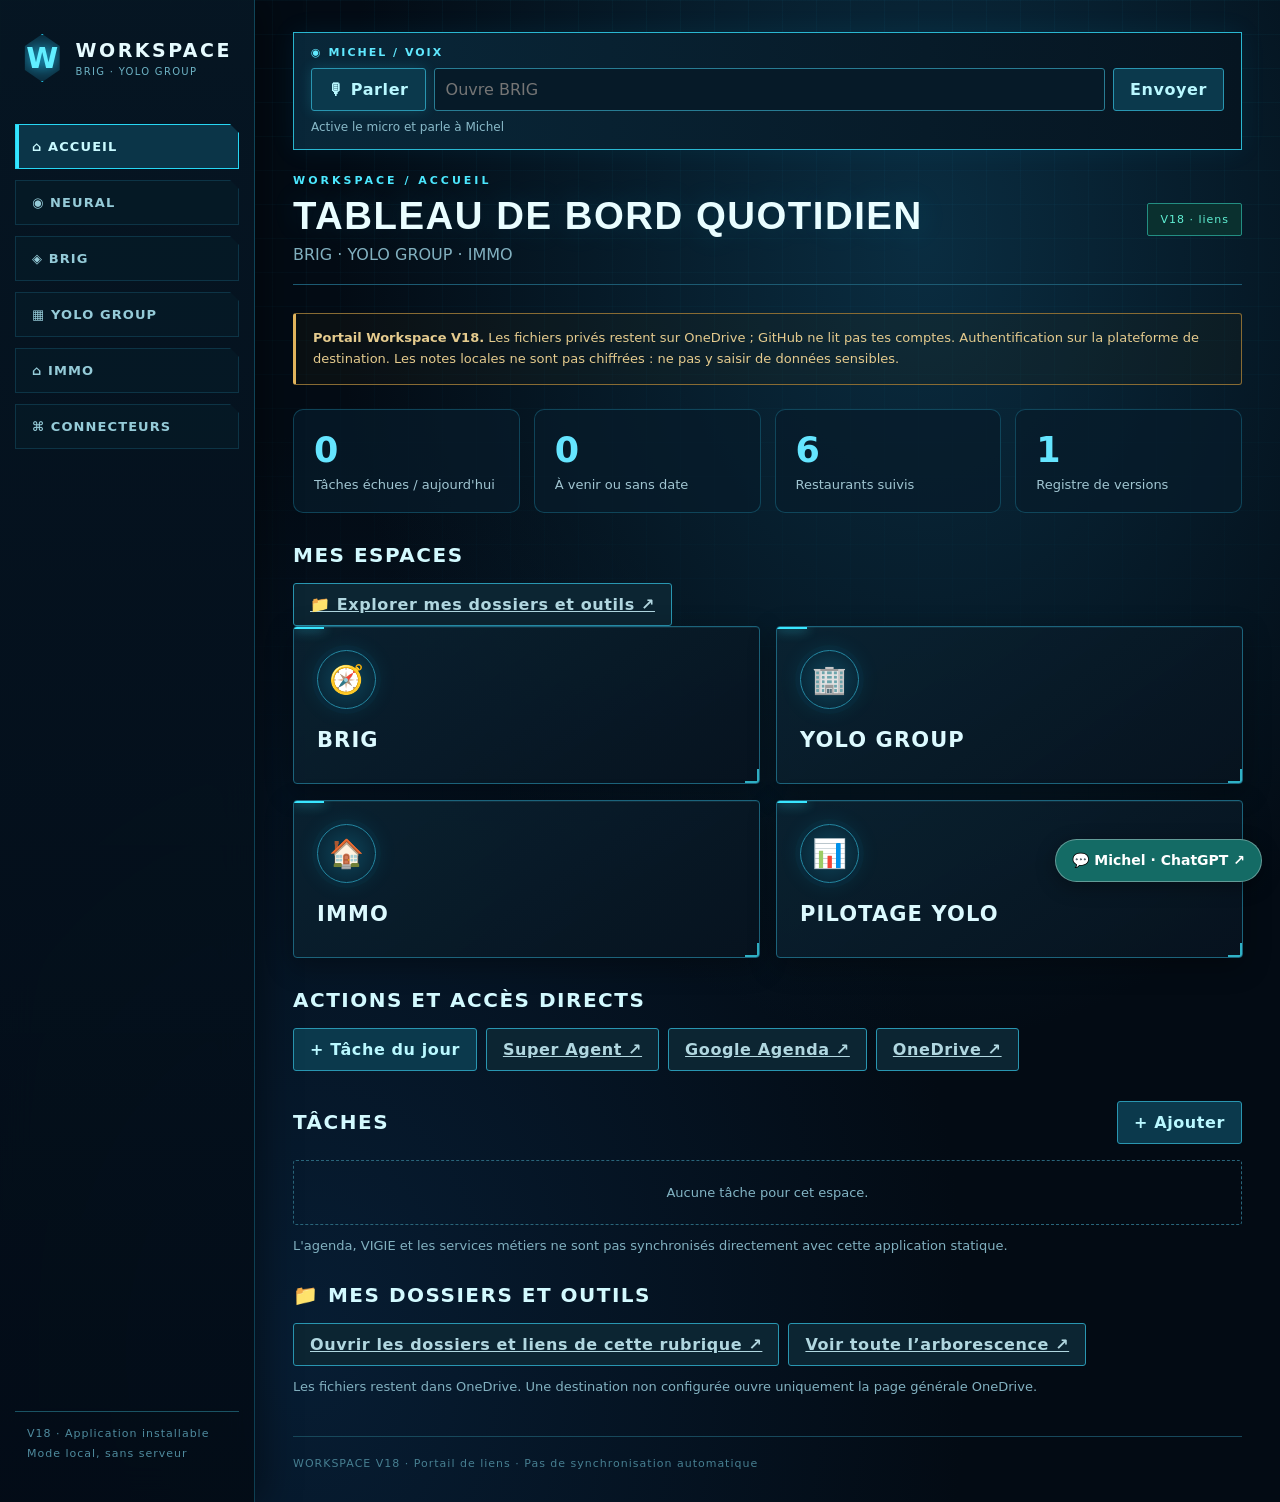
<file: index.html>
<!doctype html><html lang="fr"><head><meta charset="UTF-8"><meta name="viewport" content="width=device-width,initial-scale=1"><meta name="theme-color" content="#132b39"><meta name="description" content="WORKSPACE — bureaux BRIG et YOLO GROUP"><link rel="manifest" href="manifest.webmanifest"><link rel="icon" href="icon.svg" type="image/svg+xml"><title>WORKSPACE</title><link rel="stylesheet" href="styles.css?v=17"><style id="michel-shortcut-style">.michel-shortcut{position:fixed;right:18px;bottom:18px;z-index:2147483000;display:flex;align-items:center;gap:9px;padding:12px 16px;border-radius:999px;background:#146b65;color:#fff!important;text-decoration:none!important;font:600 14px/1.2 system-ui,-apple-system,Segoe UI,sans-serif;box-shadow:0 5px 20px #0005;border:1px solid #ffffff55}.michel-shortcut:hover,.michel-shortcut:focus-visible{background:#0b504b;outline:2px solid #fff;outline-offset:2px}@media(max-width:600px){.michel-shortcut{right:12px;bottom:calc(12px + env(safe-area-inset-bottom));padding:11px 13px;font-size:13px}}</style></head><body><div id="app"></div><script src="app.js?v=17" defer></script><a class="michel-shortcut" href="https://chatgpt.com/" target="_blank" rel="noopener noreferrer" aria-label="Ouvrir Michel dans ChatGPT (nouvel onglet)" title="Ouvrir ChatGPT dans un nouvel onglet">💬 Michel · ChatGPT ↗</a></body></html>
</file>
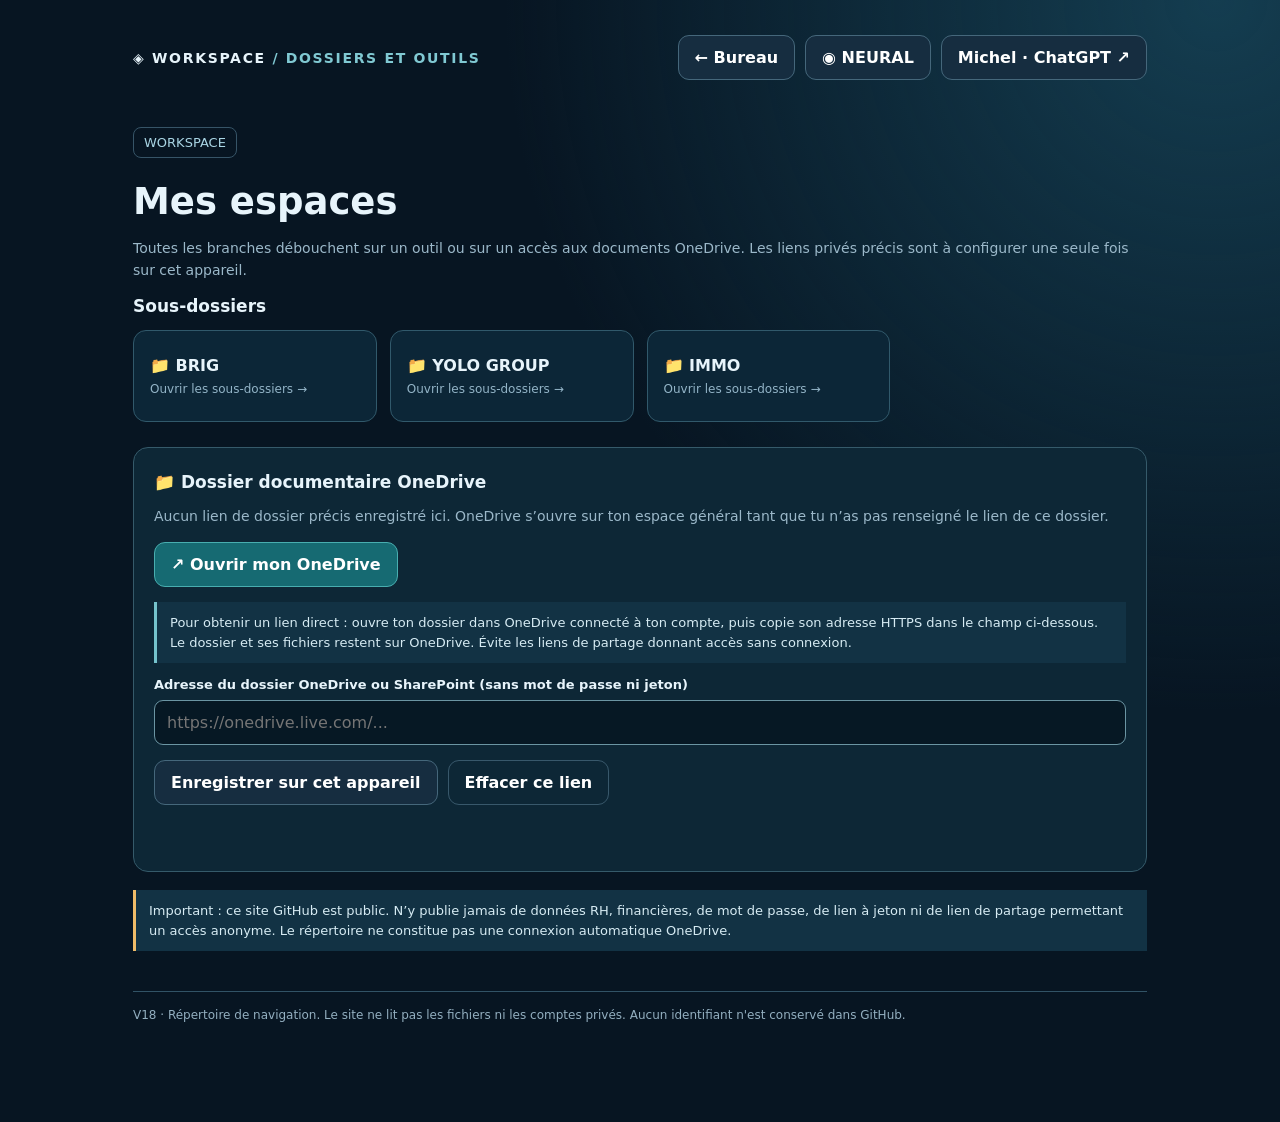
<file: dossiers.html>
<!doctype html>
<html lang="fr">
<head>
<meta charset="utf-8"><meta name="viewport" content="width=device-width,initial-scale=1">
<meta name="theme-color" content="#10283a"><title>Dossiers et outils · Workspace</title>
<style>
:root{font-family:system-ui,"Segoe UI",sans-serif;color:#e7f4fb;background:#071522}*{box-sizing:border-box}
body{margin:0;background:radial-gradient(circle at 95% 0,#143d50,transparent 43%),#071522;min-height:100vh}
a{color:inherit;text-decoration:none}button,input{font:inherit}button{cursor:pointer}
.shell{max-width:1050px;margin:auto;padding:20px 18px 100px}
.head{display:flex;align-items:center;justify-content:space-between;gap:14px;flex-wrap:wrap;margin-bottom:32px}
.brand{font-weight:800;letter-spacing:.12em;font-size:14px}.muted{color:#9bb8c9;font-size:14px;line-height:1.55}
.btn{display:inline-flex;align-items:center;justify-content:center;gap:8px;padding:12px 16px;background:#166a72;color:white;border:1px solid #48aeb0;border-radius:11px;font-weight:650;min-height:44px;max-width:100%}
.btn:hover,.btn:focus-visible{background:#22808b;outline:2px solid #8aebef;outline-offset:2px}
.btn.alt{background:#162d40;border-color:#45677b}.btn.ghost{background:transparent;border-color:#38586b}.btn[disabled]{opacity:.5;cursor:not-allowed}
h1{font-size:clamp(25px,4vw,37px);line-height:1.2;margin:8px 0}h2{font-size:17px;margin:4px 0 12px}h3{font-size:16px;margin:0 0 7px}
.crumbs{display:flex;gap:8px;flex-wrap:wrap;align-items:center;font-size:13px;color:#aad6e5;margin-bottom:22px}
.crumbs a{padding:7px 10px;border:1px solid #365467;border-radius:8px}.crumbs strong{color:#fff}
.grid{display:grid;grid-template-columns:repeat(auto-fill,minmax(215px,1fr));gap:13px;margin:14px 0 25px}
.folder{display:flex;flex-direction:column;gap:7px;justify-content:center;min-height:92px;background:#0c2637;border:1px solid #31596b;border-radius:13px;padding:16px}
.folder:hover,.folder:focus-visible{background:#144051;border-color:#54c8d0}.folder small{color:#93b4c7;font-size:12px}
.panel{border:1px solid #355a6a;background:#0d2736;border-radius:15px;padding:20px;margin:18px 0}
.actions{display:flex;flex-wrap:wrap;gap:10px;margin:15px 0}
label{display:block;font-size:13px;font-weight:650;margin-bottom:8px}
input[type=url]{width:100%;padding:12px;border-radius:9px;border:1px solid #6b95a3;background:#061824;color:#fff;min-height:45px}
.note{border-left:3px solid #75c3cc;padding:11px 13px;background:#123244;font-size:13px;line-height:1.5;color:#d6ebf3;margin:14px 0}
.warning{border-left-color:#efbb68}.status{font-size:13px;color:#b7dbe7;min-height:18px}
footer{margin-top:40px;border-top:1px solid #315366;padding-top:16px;color:#93afc0;font-size:12px}
@media(max-width:520px){.btn{width:100%}.panel{padding:15px}.shell{padding:16px 12px 80px}}
</style>
</head><body><main class="shell">
<header class="head"><div class="brand">◈ WORKSPACE <span style="color:#80c9d3">/ DOSSIERS ET OUTILS</span></div><nav class="actions"><a class="btn alt" href="index.html">← Bureau</a><a class="btn alt" href="neural.html">◉ NEURAL</a><a class="btn alt" href="https://chatgpt.com/" target="_blank" rel="noopener noreferrer">Michel · ChatGPT ↗</a></nav></header>
<div id="bread" class="crumbs"></div><div id="content"></div>
<footer>V18 · Répertoire de navigation. Le site ne lit pas les fichiers ni les comptes privés. Aucun identifiant n'est conservé dans GitHub.</footer>
</main>
<script>
'use strict';
const leaf=()=>({});
const make=(names)=>Object.fromEntries(names.map(n=>[n,leaf()]));
const restos=['La Cabane','Les Barrés','Le Vagabond','Le Mille Pâtes','Giuseppe','Kanapech'];
const restoFolders=Object.fromEntries(restos.map(n=>[n,{
'Documents':leaf(),'Comptabilité':leaf(),'RH':leaf(),'Planning':leaf(),'Avis clients':{'Avis Google':leaf(),'Tripadvisor':leaf()},
'Réseaux sociaux':{'Facebook':leaf(),'Instagram':leaf()},'Rapports':leaf(),'Entretien et maintenance':leaf()
}]));
const TREE={
'BRIG':{
'Formation':make(['Programmes','Sessions','Participants','Supports','Évaluations','Certifications']),
'Copilot':make(['Diagnostic','Finance','Stratégie','Plan d’action','Livrables','Suivi de mission']),
'Documents':make(['Clients','Missions','Propositions commerciales','Livrables'])
},
'YOLO GROUP':{
'Pilotage':{
'Administration':{'Zeendoc':leaf(),'Agent Benou':leaf(),'Documents administratifs':leaf()},
'Compta':{'Suivi activité quotidienne':leaf(),'Factures':leaf(),'Documents comptables':leaf()},
'Équipes et communication':{'Yolo Heures':leaf(),'Messagerie':leaf(),'Plannings':leaf()},
'RH':make(['Candidatures','Contrats','Suivi des équipes']),
'Réseaux sociaux':{'Facebook':leaf(),'Instagram':leaf(),'Supports de communication':leaf()},
'Avis clients':{'Avis Google':leaf(),'Tripadvisor':leaf(),'Bilans mensuels':leaf()},
'Rapports':make(['Rapports restaurants','Suivi de performance']),
'Agents':{'Super Agent':leaf(),'RH YOLO':leaf(),'Compta YOLO':leaf(),'Agent Maintenance Workspace':leaf(),'Agent Créa':leaf(),'Nouveautés IA':leaf()}
},
'Établissements':restoFolders,
'AGH':{'Administration':leaf(),'Comptabilité':leaf(),'Catalogue':leaf(),'Tarifs':leaf(),'Fournisseurs':leaf(),'Commandes':leaf(),'Commercial':leaf(),'Documents':leaf()}
},
'IMMO':{'SCI LA SAMIPIERE':make(['Documents','Administration','Gestion locative']),'YOLO IMMO':make(['Documents','Administration','Gestion locative'])}
};
const TOOLS={
'Zeendoc':['Zeendoc','https://www.zeendoc.com/'],
'Agent Benou':['Agent Benou','https://agent-benou.benjamin-4fb.workers.dev/'],
'Yolo Heures':['Yolo Heures','https://yolo-heures-v2.benjamin-4fb.workers.dev/'],
'Messagerie':['Gmail','https://mail.google.com/'],
'Facebook':['Facebook','https://www.facebook.com/'],
'Instagram':['Instagram','https://www.instagram.com/'],
'Avis Google':['Google Business / avis','https://business.google.com/'],
'Tripadvisor':['Tripadvisor / gestion des avis','https://www.tripadvisor.fr/Owners'],
'Super Agent':['Page Super Agent Workspace','super-agent.html'],
'RH YOLO':['Page RH Workspace','rh-yolo.html'],
'Compta YOLO':['Page Comptabilité Workspace','index.html'],
'Agent Maintenance Workspace':['ChatGPT','https://chatgpt.com/'],
'Agent Créa':['ChatGPT','https://chatgpt.com/'],
'Nouveautés IA':['ChatGPT','https://chatgpt.com/']
};
const KEY='workspace-v18-folder-links';
let saved={};try{const v=JSON.parse(localStorage.getItem(KEY)||'{}');if(v&&typeof v==='object'&&!Array.isArray(v))saved=v;}catch(e){}
const params=new URLSearchParams(location.search);
const p=(params.get('p')||'').split('/').map(s=>s.trim()).filter(Boolean);
function nodeFor(parts){let cur=TREE;for(const name of parts){if(!cur||!Object.prototype.hasOwnProperty.call(cur,name))return null;cur=cur[name]}return cur;}
const parts=nodeFor(p)!==null?p:[];
const urlFor=(a)=>'dossiers.html'+(a.length?'?p='+encodeURIComponent(a.join('/')):'');
const esc=s=>String(s).replace(/[&<>"']/g,c=>({'&':'&amp;','<':'&lt;','>':'&gt;','"':'&quot;',"'":'&#39;'}[c]));
const safeURL=u=>{try{const x=new URL(u);if(x.protocol!=='https:'||x.username||x.password)return false;const forbidden=/^(token|access_token|refresh_token|auth|authorization|apikey|api_key|key|secret|signature|sig|t)$/i;for(const k of x.searchParams.keys())if(forbidden.test(k))return false;return true}catch(e){return false}};
const pathKey=parts.join('/');
const current=nodeFor(parts)||TREE;
const children=Object.keys(current);
const title=parts.at(-1)||'Mes espaces';
document.title=title+' · Dossiers Workspace';
const crumb=document.getElementById('bread');
crumb.innerHTML='<a href="dossiers.html">WORKSPACE</a>'+parts.map((name,i)=>'<span>›</span><a href="'+esc(urlFor(parts.slice(0,i+1)))+'">'+esc(name)+'</a>').join('');
let html='<h1>'+esc(title)+'</h1><p class="muted">Toutes les branches débouchent sur un outil ou sur un accès aux documents OneDrive. Les liens privés précis sont à configurer une seule fois sur cet appareil.</p>';
if(children.length)html+='<h2>Sous-dossiers</h2><section class="grid">'+children.map(name=>'<a class="folder" href="'+esc(urlFor([...parts,name]))+'"><strong>📁 '+esc(name)+'</strong><small>'+ (Object.keys(current[name]).length?'Ouvrir les sous-dossiers':'Ouvrir la destination') +' →</small></a>').join('')+'</section>';
const tool=TOOLS[title]||null;
if(tool&&!children.length){
const target=tool[1].startsWith('https://')?' target="_blank" rel="noopener noreferrer"':'';
html+='<section class="panel"><h2>Outil professionnel</h2><p class="muted">Accès direct à '+esc(tool[0])+'. La connexion se fait sur le site officiel et dépend de ton compte.</p><div class="actions"><a class="btn" href="'+esc(tool[1])+'"'+target+'>↗ Ouvrir '+esc(tool[0])+'</a></div></section>';
}
const folderURL=saved[pathKey]&&safeURL(saved[pathKey])?saved[pathKey]:'';
html+='<section class="panel"><h2>📁 Dossier documentaire OneDrive</h2>'+
(folderURL?'<p class="muted">Lien de dossier personnalisé, conservé uniquement dans ce navigateur.</p>':'<p class="muted">Aucun lien de dossier précis enregistré ici. OneDrive s’ouvre sur ton espace général tant que tu n’as pas renseigné le lien de ce dossier.</p>')+
'<div class="actions"><a class="btn" href="'+esc(folderURL||'https://onedrive.live.com/my')+'" target="_blank" rel="noopener noreferrer">'+(folderURL?'↗ Ouvrir ce dossier OneDrive':'↗ Ouvrir mon OneDrive')+'</a></div>'+
'<div class="note">Pour obtenir un lien direct : ouvre ton dossier dans OneDrive connecté à ton compte, puis copie son adresse HTTPS dans le champ ci-dessous. Le dossier et ses fichiers restent sur OneDrive. Évite les liens de partage donnant accès sans connexion.</div>'+
'<form id="form"><label for="folderurl">Adresse du dossier OneDrive ou SharePoint (sans mot de passe ni jeton)</label><input id="folderurl" type="url" placeholder="https://onedrive.live.com/..." value="'+esc(folderURL)+'" autocomplete="off"><div class="actions"><button class="btn alt" type="submit">Enregistrer sur cet appareil</button><button class="btn ghost" type="button" id="remove">Effacer ce lien</button></div><p id="status" class="status" role="status"></p></form></section>';
if(!parts.length)html+='<div class="note warning">Important : ce site GitHub est public. N’y publie jamais de données RH, financières, de mot de passe, de lien à jeton ni de lien de partage permettant un accès anonyme. Le répertoire ne constitue pas une connexion automatique OneDrive.</div>';
document.getElementById('content').innerHTML=html;
document.getElementById('form').addEventListener('submit',e=>{e.preventDefault();const v=document.getElementById('folderurl').value.trim();const s=document.getElementById('status');if(!v){s.textContent='Saisis une adresse de dossier, ou utilise le bouton Effacer.';return}if(!safeURL(v)){s.textContent='Lien refusé : HTTPS requis, sans identifiant ni paramètre de jeton.';return}if(!/(^|\.)onedrive\.live\.com$|(^|\.)sharepoint\.com$|(^|\.)1drv\.ms$/i.test(new URL(v).hostname)){s.textContent='Utilise uniquement un lien OneDrive ou SharePoint officiel.';return}saved[pathKey]=v;try{localStorage.setItem(KEY,JSON.stringify(saved));location.reload()}catch(err){s.textContent='Le navigateur refuse le stockage local.'}});
document.getElementById('remove').addEventListener('click',()=>{delete saved[pathKey];try{localStorage.setItem(KEY,JSON.stringify(saved));location.reload()}catch(err){document.getElementById('status').textContent='Effacement impossible dans ce navigateur.'}});
</script></body></html>
</file>
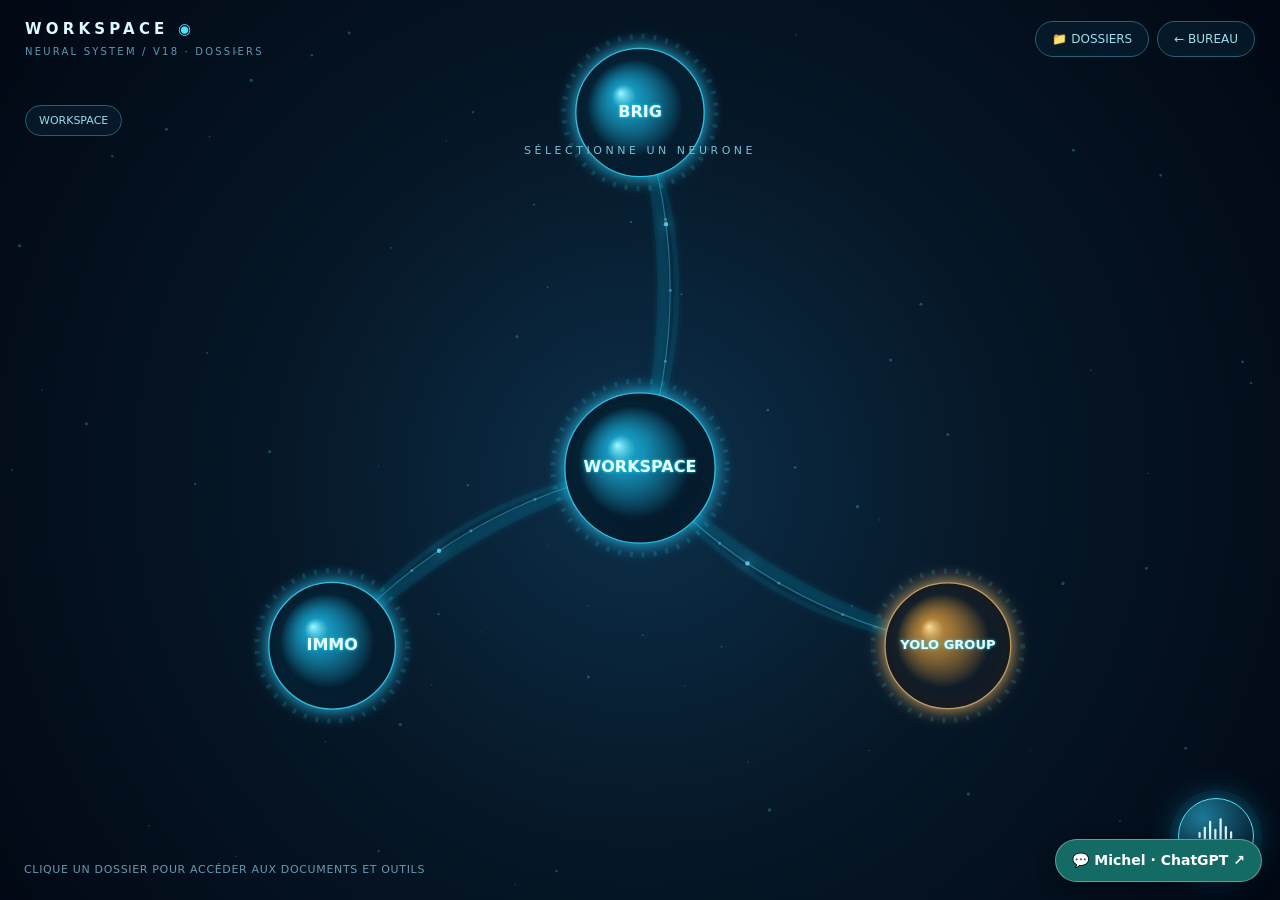
<file: neural.html>
<!doctype html><html lang="fr"><head><meta charset="utf-8"><meta name="viewport" content="width=device-width,initial-scale=1"><meta name="theme-color" content="#030b16"><title>WORKSPACE — Réseau neuronal</title><style>
:root{font-family:system-ui,Segoe UI,sans-serif;color:#defaff;color-scheme:dark}*{box-sizing:border-box}body{margin:0;background:#020916;overflow:hidden}canvas{position:fixed;inset:0;width:100%;height:100%;touch-action:none}header{position:fixed;top:20px;left:25px;right:25px;display:flex;justify-content:space-between;align-items:center;z-index:3;pointer-events:none}header>*{pointer-events:auto}.brand{font-weight:800;letter-spacing:.28em;font-size:15px}.subbrand{font-size:10px;color:#5b9aaf;letter-spacing:.22em;margin-top:8px}.back{color:#9ddfec;text-decoration:none;border:1px solid #285e73;border-radius:20px;padding:10px 16px;background:#071f30aa;font-size:12px}#crumb{position:fixed;left:25px;top:105px;z-index:3;display:flex;flex-wrap:wrap;gap:7px;max-width:80vw}#crumb button{border:1px solid #1e6176;background:#071d2cbb;color:#9adcea;border-radius:20px;padding:8px 13px;cursor:pointer;font:inherit;font-size:11px}#crumb button:hover{background:#12475b}#hint{position:fixed;bottom:24px;left:24px;font-size:11px;color:#649aaf;letter-spacing:.06em;max-width:55vw;z-index:2}#michel-toggle{position:fixed;right:26px;bottom:26px;z-index:7;width:76px;height:76px;border:1px solid #51e9ff;border-radius:50%;background:radial-gradient(circle at 32% 25%,#1d7896,#062234 75%);color:#dcfaff;box-shadow:0 0 32px #14d9ff5b,0 0 0 8px #12c5ee11;cursor:pointer;transition:transform .2s,box-shadow .2s}#michel-toggle:hover{transform:scale(1.13);box-shadow:0 0 52px #14d9ffb5}#michel-toggle svg{width:42px;height:42px}#michel-toggle.listening{animation:beat 1.1s infinite}#michel{position:fixed;right:26px;bottom:115px;width:min(440px,calc(100vw - 36px));z-index:6;border:1px solid #2387a3;border-radius:18px;background:#071e30ed;backdrop-filter:blur(20px);padding:19px;box-shadow:0 0 60px #0009,0 0 35px #04ccff20;transform:translateY(18px) scale(.96);opacity:0;pointer-events:none;transition:.22s}#michel.open{transform:none;opacity:1;pointer-events:auto}.mtitle{display:flex;align-items:center;justify-content:space-between;font-size:13px;font-weight:800;letter-spacing:.16em;margin-bottom:12px}.mtitle span{font-size:10px;color:#73b5c7;font-weight:400}.cmd{display:flex;gap:7px}#input{min-width:0;flex:1;border:1px solid #286e84;border-radius:10px;background:#031522;color:#e2fbff;padding:12px;font:inherit;font-size:13px}.cmd button{border:1px solid #368da6;background:#0c4156;color:#dcfaff;border-radius:10px;padding:0 14px;cursor:pointer;font-weight:700}#listen{margin-top:10px;width:100%;padding:10px;background:#0a3448;color:#baf2ff;border:1px solid #267e97;border-radius:9px;cursor:pointer}#status{font-size:11px;color:#8bc6d6;min-height:30px;margin-top:12px;line-height:1.4}#title{position:fixed;top:16%;width:100%;text-align:center;pointer-events:none;color:#77bfd3;font-size:11px;letter-spacing:.32em;z-index:2}@keyframes beat{50%{box-shadow:0 0 65px #16ddffc9,0 0 0 20px #14c6ee08}}@media(max-width:600px){header{left:15px;right:15px}.brand{font-size:12px}#crumb{left:15px;top:92px}#hint{bottom:20px;left:15px;font-size:10px}#michel-toggle{right:15px;bottom:15px;width:64px;height:64px}#michel{right:15px;bottom:92px}#title{top:22%}}@media(prefers-reduced-motion:reduce){*,*:before,*:after{animation:none!important;transition:none!important}}
#conversation{display:flex;flex-direction:column;gap:8px;max-height:180px;overflow-y:auto;margin:10px 0;padding:4px 0}#conversation .chat-message{align-self:flex-end;max-width:90%;background:#0d425a;border:1px solid #237f9b;padding:9px 12px;border-radius:13px;font-size:12px;overflow-wrap:anywhere}#conversation .chat-note{align-self:flex-start;max-width:95%;font-size:11px;line-height:1.5;color:#a4c8d5;padding:7px 0}.voice-row{display:flex;gap:8px;flex-wrap:wrap}.voice-row button{flex:1;min-width:135px}#dictate{border:1px solid #317d92;background:#082b3c;color:#c4f6ff;padding:9px;border-radius:7px;cursor:pointer}#dictate:hover{border-color:#74edff}#voice-chat{border:1px solid #3e9ab2;background:#0c4255;color:#d5faff;padding:10px;border-radius:8px;cursor:pointer}#voice-chat[aria-pressed=true]{box-shadow:0 0 22px #16dfff65;border-color:#7defff}</style><style id="michel-shortcut-style">.michel-shortcut{position:fixed;right:18px;bottom:18px;z-index:2147483000;display:flex;align-items:center;gap:9px;padding:12px 16px;border-radius:999px;background:#146b65;color:#fff!important;text-decoration:none!important;font:600 14px/1.2 system-ui,-apple-system,Segoe UI,sans-serif;box-shadow:0 5px 20px #0005;border:1px solid #ffffff55}.michel-shortcut:hover,.michel-shortcut:focus-visible{background:#0b504b;outline:2px solid #fff;outline-offset:2px}@media(max-width:600px){.michel-shortcut{right:12px;bottom:calc(12px + env(safe-area-inset-bottom));padding:11px 13px;font-size:13px}}</style></head><body><canvas id="network" aria-label="Réseau interactif des dossiers"></canvas><header><div><div class="brand">WORKSPACE <span style="color:#4be4ff">◉</span></div><div class="subbrand">NEURAL SYSTEM / V18 · DOSSIERS</div></div><div style="display:flex;gap:8px"><a class="back" href="dossiers.html">📁 DOSSIERS</a><a class="back" href="index.html">← BUREAU</a></div></header><nav id="crumb" aria-label="Navigation"></nav><div id="title">SÉLECTIONNE UN NEURONE</div><div id="hint">CLIQUE UN DOSSIER POUR ACCÉDER AUX DOCUMENTS ET OUTILS</div><section id="michel" aria-label="Michel, aide au pilotage"><div class="mtitle">MICHEL <span>AIDE AU PILOTAGE</span></div><div id="conversation" role="log" aria-label="Conversation avec Michel"><div class="chat-note">Discussion locale avec Michel. Les réponses IA ne sont pas encore connectées.</div></div><div class="cmd"><input id="input" placeholder="Ta consigne…" aria-label="Consigne à Michel"><button id="send">Envoyer</button></div><div class="voice-row"><button id="dictate">🎤 Dicter un message</button><button id="listen">🎙 Activer l'écoute</button></div><div id="status" aria-live="polite">Commande vocale disponible selon le navigateur. Parle naturellement.</div></section><button id="michel-toggle" aria-label="Afficher ou masquer Michel, aide au pilotage" title="Michel · Aide au pilotage"><svg viewBox="0 0 64 64" fill="none" stroke="currentColor" stroke-width="3.4" stroke-linecap="round"><path d="M7 29v6M15 21v22M23 12v40M31 24v16M39 8v48M47 20v24M55 28v8"/></svg></button><script>
const restoNames=['La Cabane','Les Barrés','Le Vagabond','Le Mille Pâtes','Giuseppe','Kanapech'];
const folders=['Documents','Comptabilité','RH','Planning','Avis clients','Réseaux sociaux','Rapports','Entretien et maintenance'];
const TREE={name:'WORKSPACE',children:[
{name:'BRIG',children:[{name:'Formation',children:['Programmes','Sessions','Participants','Supports','Évaluations','Certifications']},{name:'Copilot',children:['Diagnostic','Finance','Stratégie','Plan d’action','Livrables','Suivi de mission']},{name:'Documents',children:['Clients','Missions','Propositions commerciales','Livrables']}]},
{name:'YOLO GROUP',children:[
{name:'Pilotage',children:[
{name:'Administration',children:['Zeendoc','Agent Benou','Documents administratifs']},
{name:'Compta',children:['Suivi activité quotidienne','Factures','Documents comptables']},
{name:'Équipes et communication',children:['Yolo Heures','Messagerie','Plannings']},
{name:'RH',children:['Candidatures','Contrats','Suivi des équipes']},
{name:'Réseaux sociaux',children:['Facebook','Instagram','Supports de communication']},
{name:'Avis clients',children:['Avis Google','Tripadvisor','Bilans mensuels']},
{name:'Rapports',children:['Rapports restaurants','Suivi de performance']},
{name:'Agents',children:['Super Agent','RH YOLO','Compta YOLO','Agent Maintenance Workspace','Agent Créa','Nouveautés IA']}
]},
{name:'Établissements',children:restoNames.map(n=>({name:n,children:[ 'Documents','Comptabilité','RH','Planning',{name:'Avis clients',children:['Avis Google','Tripadvisor']},{name:'Réseaux sociaux',children:['Facebook','Instagram']},'Rapports','Entretien et maintenance']}))},
{name:'AGH',children:['Administration','Comptabilité','Catalogue','Tarifs','Fournisseurs','Commandes','Commercial','Documents']}
]},
{name:'IMMO',children:[{name:'SCI LA SAMIPIERE',children:['Documents','Administration','Gestion locative']},{name:'YOLO IMMO',children:['Documents','Administration','Gestion locative']}]}
]};
// Toutes les feuilles renvoient vers un outil ou un dossier OneDrive configurable.
function leafLink(node){if(!node||node.children.length)return null;return 'dossiers.html?p='+encodeURIComponent([...path.slice(1).map(n=>n.name),node.name].join('/'));}
function openYoloLeaf(node){const url=leafLink(node);if(!url)return false;const a=document.createElement('a');a.href=url;a.target='_blank';a.rel='noopener noreferrer';document.body.appendChild(a);a.click();a.remove();document.getElementById('status').textContent='Ouverture de '+node.name+' dans un nouvel onglet';return true;}
const normalizeTree=n=>typeof n==='string'?{name:n,children:[]}:({...n,children:(n.children||[]).map(normalizeTree)});const root=normalizeTree(TREE);let path=[root],hover=-1,particles=[],mouse={x:-999,y:-999},nodes=[],last=0,signals=[];const canvas=document.getElementById('network'),ctx=canvas.getContext('2d');let w=0,h=0,dpr=1;let rotation=0,targetRotation=0,transitionStart=0,transitionDirection=1;const reduce=matchMedia('(prefers-reduced-motion: reduce)').matches;
function resize(){dpr=Math.min(devicePixelRatio||1,2);w=innerWidth;h=innerHeight;canvas.width=w*dpr;canvas.height=h*dpr;ctx.setTransform(dpr,0,0,dpr,0,0);particles=Array.from({length:Math.min(75,Math.round(w/18))},()=>({x:Math.random()*w,y:Math.random()*h,dx:(Math.random()-.5)*.28,dy:(Math.random()-.5)*.28,r:Math.random()*1.2+.5}))}addEventListener('resize',resize);resize();
function current(){return path.at(-1)}function layout(){const children=current().children;const cx=w/2,cy=h*.52;const r=Math.min(w*.395,h*.395,Math.max(220,Math.min(w,h)*.43));const radius=Math.max(31,Math.min(66,Math.min(w,h)*.072));nodes=[{name:current().name,x:cx,y:cy,r:radius*1.14,main:true,node:current()}];children.forEach((n,i)=>{let a=-Math.PI/2+i*2*Math.PI/Math.max(1,children.length)+(children.length===2?Math.PI/2:0)+rotation;nodes.push({name:n.name,x:cx+Math.cos(a)*r,y:cy+Math.sin(a)*r,r:radius,node:n})})}
function navigate(newPath,direction=1){path=newPath;hover=-1;transitionDirection=direction;targetRotation+=Math.PI*(direction>0?1.25:-1.25);transitionStart=performance.now();renderCrumb()}
function renderCrumb(){const nav=document.getElementById('crumb');nav.replaceChildren();path.forEach((n,i)=>{const b=document.createElement('button');b.textContent=n.name;b.onclick=()=>{navigate(path.slice(0,i+1),-1);signals=[]};nav.append(b)})}renderCrumb();
function glow(x,y,r,c,alpha=1){let g=ctx.createRadialGradient(x-r*.3,y-r*.3,1,x,y,r);g.addColorStop(0,c==='gold'?'rgba(255,226,153,.83)':'rgba(156,248,255,.9)');g.addColorStop(.18,c==='gold'?'rgba(182,125,43,.67)':'rgba(18,151,190,.68)');g.addColorStop(.74,'rgba(3,19,36,.94)');g.addColorStop(1,'rgba(3,13,28,.97)');ctx.globalAlpha=alpha;ctx.beginPath();ctx.arc(x,y,r,0,Math.PI*2);ctx.fillStyle=g;ctx.fill();ctx.strokeStyle=c==='gold'?'#bd995f':'#35bddb';ctx.lineWidth=1.3;ctx.stroke();ctx.globalAlpha=1}
function draw(t){if(!reduce){rotation+=(targetRotation-rotation)*.065;if(Math.abs(targetRotation-rotation)<.001)rotation=targetRotation;}else rotation=targetRotation;ctx.clearRect(0,0,w,h);layout();const active=hover>0?nodes[hover]:null;const core=nodes[0];let bg=ctx.createRadialGradient(w/2,h*.53,20,w/2,h*.53,Math.max(w,h)*.62);bg.addColorStop(0,'#0c2e48');bg.addColorStop(.45,'#061727');bg.addColorStop(1,'#020814');ctx.fillStyle=bg;ctx.fillRect(0,0,w,h);
for(const p of particles){if(!reduce){p.x=(p.x+p.dx+w)%w;p.y=(p.y+p.dy+h)%h}ctx.beginPath();ctx.arc(p.x,p.y,p.r,0,7);ctx.fillStyle='#4bd7f74a';ctx.fill()}
for(let i=1;i<nodes.length;i++){
 const n=nodes[i],on=i===hover,connected=on||hover===0;
 const dx=n.x-core.x,dy=n.y-core.y,len=Math.hypot(dx,dy),nx=-dy/len,ny=dx/len;
 const bend=Math.min(90,len*.17),mx=(core.x+n.x)/2+nx*bend,my=(core.y+n.y)/2+ny*bend;
 const phase=t*.00033+i*.21;
 for(let layer=0;layer<3;layer++){
   ctx.beginPath();ctx.moveTo(core.x,core.y);ctx.quadraticCurveTo(mx+nx*(layer-1)*13,my+ny*(layer-1)*13,n.x,n.y);
   ctx.strokeStyle=layer===1?(connected?'#a3f9ffda':'#50d6f65e'):(connected?'#22d7ff36':'#0ba4cc1b');
   ctx.lineWidth=layer===1?(on?2.3:1.15):(layer===0?13:5);
   if(layer!==1){ctx.shadowBlur=connected?20:7;ctx.shadowColor='#00ddff'}
   ctx.stroke();ctx.shadowBlur=0;
 }
 // Multiple synaptic filaments around the main arc
 for(let k=0;k<5;k++){
  const u=(k+.5)/5,px=(1-u)*(1-u)*core.x+2*(1-u)*u*mx+u*u*n.x;
  const py=(1-u)*(1-u)*core.y+2*(1-u)*u*my+u*u*n.y;
  const rr=connected?3.1:1.5;ctx.beginPath();ctx.arc(px,py,rr,0,Math.PI*2);ctx.fillStyle=connected?'#b8fcff':'#368ca6';ctx.fill();
 }
 // Traveling light packets trace the curved connections
 if(!reduce){for(let k=0;k<(connected?5:2);k++){
  const u=((phase+k/(connected?5:2))%1),x=(1-u)*(1-u)*core.x+2*(1-u)*u*mx+u*u*n.x,y=(1-u)*(1-u)*core.y+2*(1-u)*u*my+u*u*n.y;
  ctx.beginPath();ctx.arc(x,y,connected?4:2.2,0,7);ctx.fillStyle=connected?'#c4ffff':'#4fc4e4';ctx.shadowBlur=connected?28:12;ctx.shadowColor='#5defff';ctx.fill();ctx.shadowBlur=0;
 }}
}
for(let i=0;i<nodes.length;i++){const n=nodes[i],on=i===hover;const pulse=reduce?0:Math.sin(t*.0017+i)*2;const r=n.r+(on?9:0)+pulse;const entering=Math.min(1,(t-transitionStart)/680);const transitionScale=reduce?1:(.84+.16*Math.max(0,entering));ctx.save();ctx.shadowColor=i===2&&path.length===1?'#e0b36a':'#27cfff';ctx.shadowBlur=on?52:18;glow(n.x,n.y,r*transitionScale,i===2&&path.length===1?'gold':'blue');ctx.restore();ctx.beginPath();ctx.arc(n.x,n.y,r+12+(on?5:0),0,7);ctx.strokeStyle=on?'#67f4ff99':'#33c9e52c';ctx.setLineDash([3,9]);ctx.stroke();ctx.setLineDash([]);ctx.textAlign='center';ctx.textBaseline='middle';const words=n.name.split(' '),fontSize=n.name.length>14?11:n.name.length>9?13:16;ctx.font=(n.main?'700 ':'600 ')+fontSize+'px system-ui';ctx.fillStyle='#e9fbff';ctx.shadowColor='#0ee4ff';ctx.shadowBlur=on?15:3;if(n.name.length>15&&words.length>1){const mid=Math.ceil(words.length/2);ctx.fillText(words.slice(0,mid).join(' '),n.x,n.y-10);ctx.fillText(words.slice(mid).join(' '),n.x,n.y+10)}else ctx.fillText(n.name,n.x,n.y);ctx.shadowBlur=0}
if(!reduce)requestAnimationFrame(draw)}requestAnimationFrame(draw);
function pick(x,y){layout();for(let i=nodes.length-1;i>=0;i--){const n=nodes[i];if(Math.hypot(x-n.x,y-n.y)<n.r+20)return i}return -1}canvas.addEventListener('pointermove',e=>{mouse={x:e.clientX,y:e.clientY};hover=pick(mouse.x,mouse.y);canvas.style.cursor=hover>=0?'pointer':'default'});canvas.addEventListener('pointerleave',()=>hover=-1);canvas.addEventListener('click',e=>{const i=pick(e.clientX,e.clientY);if(i>0){if(!openYoloLeaf(nodes[i].node)){navigate([...path,nodes[i].node],1);document.getElementById('title').textContent=current().name;}}else if(i===0&&path.length>1){navigate(path.slice(0,-1),-1)}});
const toggle=document.getElementById('michel-toggle'),panel=document.getElementById('michel'),status=document.getElementById('status'),input=document.getElementById('input');const conversation=document.getElementById('conversation');function addChat(text,cls){const el=document.createElement('div');el.className=cls==='user'?'chat-message':'chat-note';el.textContent=text;conversation.appendChild(el);conversation.scrollTop=conversation.scrollHeight}toggle.onclick=()=>{panel.classList.toggle('open');if(panel.classList.contains('open'))input.focus()};function findPath(n,target,stack=[]){const next=[...stack,n];if(n.name.toLowerCase().normalize('NFD').replace(/[̀-ͯ]/g,'')===target)return next;for(const c of n.children){const result=findPath(c,target,next);if(result)return result}return null}
function execute(raw){const cmd=raw.replace(/^michel[,\s]*/i,'').trim(),norm=s=>s.toLowerCase().normalize('NFD').replace(/[̀-ͯ]/g,'');if(!cmd){status.textContent='Commande vide';return}const n=norm(cmd);if(/^(ouvre|affiche|montre|selectionne|va|accede|retourne)/.test(n)){let found=null;const all=[];function walk(node){all.push(node);node.children.forEach(walk)}walk(root);for(const item of all.sort((a,b)=>b.name.length-a.name.length)){if(n.includes(norm(item.name))){found=findPath(root,norm(item.name));break}}if(found){navigate(found,1);status.textContent='Ouvert : '+current().name;input.value='';return}}status.textContent='Commande reçue mais non exécutable dans cette version : '+cmd;input.value=''}document.getElementById('send').onclick=()=>{const t=input.value.trim();if(!t)return;addChat(t,'user');execute(t);addChat(status.textContent,'note')};input.addEventListener('keydown',e=>{if(e.key==='Enter')document.getElementById('send').click()});
const SR=window.SpeechRecognition||window.webkitSpeechRecognition;let rec=null,listening=false,pending='';if(SR){rec=new SR();rec.lang='fr-FR';rec.continuous=true;rec.interimResults=true;rec.onresult=e=>{for(let i=e.resultIndex;i<e.results.length;i++){const spoken=e.results[i][0].transcript;if(e.results[i].isFinal){pending=(pending+' '+spoken).trim();execute(pending);pending=''}else status.textContent='Écoute : '+spoken}};rec.onend=()=>{listening=false;document.getElementById('listen').textContent='🎙 Activer l’écoute';toggle.classList.remove('listening')};rec.onerror=e=>{status.textContent='Micro : '+e.error}}document.getElementById('dictate').onclick=()=>{panel.classList.add('open');if(!SR){status.textContent='Dictée indisponible sur ce navigateur';return}if(listening){status.textContent='Arrête d’abord l’écoute des commandes';return}const dict=new SR();dict.lang='fr-FR';dict.continuous=false;dict.interimResults=false;dict.onresult=e=>{input.value=(input.value+' '+e.results[0][0].transcript).trim();status.textContent='Dictée ajoutée : vérifie ton texte, puis envoie';input.focus()};dict.onerror=e=>status.textContent='Dictée : '+e.error;try{dict.start();status.textContent='Dictée en cours…'}catch{status.textContent='Microphone inaccessible'}};document.getElementById('listen').onclick=()=>{if(!rec){status.textContent='Reconnaissance vocale non disponible dans ce navigateur';return}if(listening){rec.stop();listening=false}else{try{rec.start();listening=true;status.textContent='Michel écoute · parle naturellement'}catch{status.textContent='Impossible de démarrer le microphone'}}document.getElementById('listen').textContent=listening?'■ Arrêter l’écoute':'🎙 Activer l’écoute';toggle.classList.toggle('listening',listening)};

// Mode conversation vocale : écoute, transcription, retour vocal local.
// Aucune réponse IA distante n'est simulée.
let voiceSession=false,voiceRecognizer=null,voiceSpeaking=false;
const voiceBtn=document.getElementById('voice-chat');
function sayLocal(t){
 if(!('speechSynthesis' in window)){status.textContent=t;return}
 speechSynthesis.cancel();
 const u=new SpeechSynthesisUtterance(t);u.lang='fr-FR';u.rate=1.02;
 voiceSpeaking=true;
 u.onend=()=>{voiceSpeaking=false;if(voiceSession)startVoiceListen()};
 u.onerror=()=>{voiceSpeaking=false;if(voiceSession)startVoiceListen()};
 speechSynthesis.speak(u);
}
function stopVoiceSession(){
 voiceSession=false;voiceBtn.setAttribute('aria-pressed','false');
 voiceBtn.textContent='◉ Démarrer conversation vocale';
 if(voiceRecognizer){voiceRecognizer.onend=null;try{voiceRecognizer.stop()}catch{}voiceRecognizer=null}
 if('speechSynthesis' in window)speechSynthesis.cancel();
 toggle.classList.remove('listening');
 status.textContent='Conversation vocale arrêtée';
}
function processVoice(t){
 addChat(t,'user');
 const normalized=t.toLowerCase().normalize('NFD').replace(/[\u0300-\u036f]/g,'');
 if(/\b(stop|arrete|terminer|fin de conversation)\b/.test(normalized)){stopVoiceSession();addChat('Conversation vocale terminée.','note');return}
 execute(t);
 const answer=status.textContent;
 addChat(answer,'note');sayLocal(answer);
}
function startVoiceListen(){
 if(!voiceSession||voiceSpeaking)return;
 if(!SR){stopVoiceSession();status.textContent='Reconnaissance vocale indisponible dans ce navigateur';return}
 voiceRecognizer=new SR();voiceRecognizer.lang='fr-FR';voiceRecognizer.continuous=false;voiceRecognizer.interimResults=true;
 let finalText='';
 voiceRecognizer.onresult=e=>{
  for(let i=e.resultIndex;i<e.results.length;i++){
   const part=e.results[i][0].transcript;
   if(e.results[i].isFinal)finalText+=(finalText?' ':'')+part;
   else status.textContent='Conversation · '+part;
  }
  if(finalText){const v=finalText;finalText='';voiceRecognizer.onend=null;try{voiceRecognizer.stop()}catch{}processVoice(v)}
 };
 voiceRecognizer.onend=()=>{if(voiceSession&&!voiceSpeaking){status.textContent='Conversation · en écoute';startVoiceListen()}};
 voiceRecognizer.onerror=e=>{if(e.error==='not-allowed'||e.error==='service-not-allowed'){stopVoiceSession();status.textContent='Autorisation microphone refusée'}else{status.textContent='Microphone : '+e.error;if(e.error==='no-speech')return;stopVoiceSession()}};
 try{voiceRecognizer.start();status.textContent='Conversation vocale · je t’écoute';toggle.classList.add('listening')}
 catch{stopVoiceSession();status.textContent='Impossible de démarrer la conversation vocale'}
}
voiceBtn.onclick=()=>{
 panel.classList.add('open');
 if(voiceSession){stopVoiceSession();return}
 if(listening){rec.stop();listening=false}
 if(!SR){status.textContent='Conversation vocale non disponible dans ce navigateur';return}
 voiceSession=true;voiceBtn.setAttribute('aria-pressed','true');
 voiceBtn.textContent='■ Terminer conversation vocale';
 addChat('Conversation vocale locale activée. Parle naturellement, ou dis « ouvre BRIG ».','note');
 startVoiceListen();
};
</script><a class="michel-shortcut" href="https://chatgpt.com/" target="_blank" rel="noopener noreferrer" aria-label="Ouvrir Michel dans ChatGPT (nouvel onglet)" title="Ouvrir ChatGPT dans un nouvel onglet">💬 Michel · ChatGPT ↗</a></body></html>
</file>
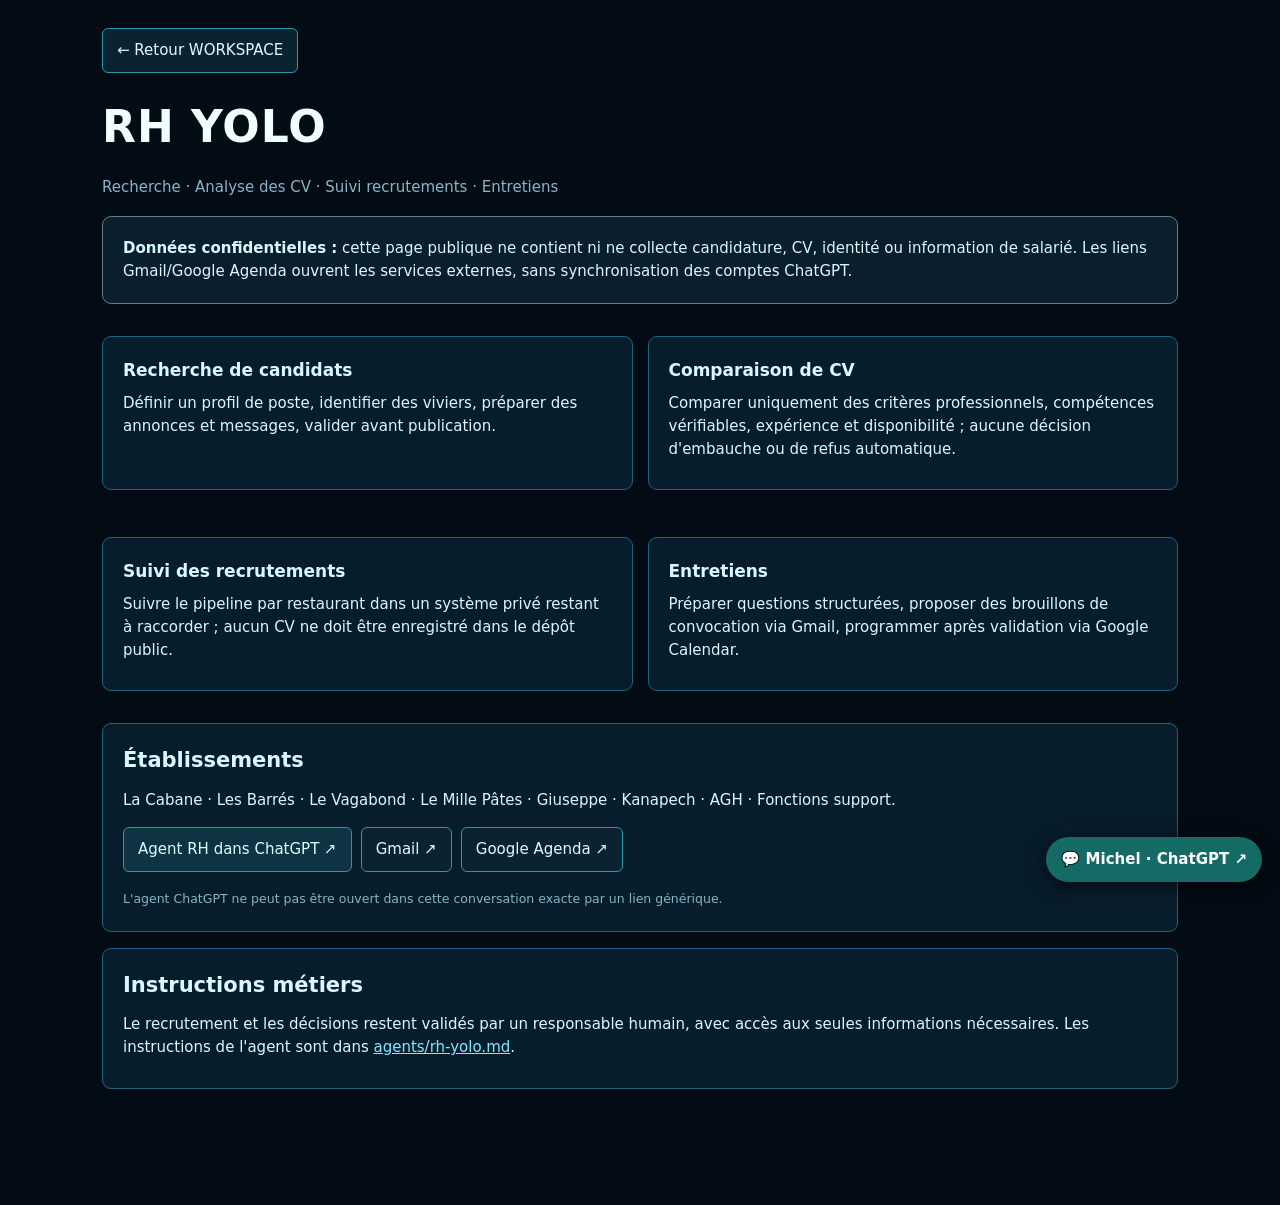
<file: rh-yolo.html>
<!doctype html><html lang="fr"><head><meta charset="utf-8"><meta name="viewport" content="width=device-width,initial-scale=1"><meta name="theme-color" content="#132b39"><title>RH YOLO — WORKSPACE</title><style>body{margin:0;background:#030b14;color:#d8f8ff;font:15px/1.55 "Segoe UI",system-ui,sans-serif}*{box-sizing:border-box}main{max-width:1120px;margin:auto;padding:28px 22px 100px}h1{font-size:clamp(30px,4vw,44px);letter-spacing:1px;margin:20px 0 0;color:#efffff}h2{font-size:21px;margin:0 0 12px}h3{font-size:17px;margin:0 0 7px}a{color:#80eaff}a.btn,button.btn{display:inline-flex;align-items:center;justify-content:center;cursor:pointer;border:1px solid #2c97b1;color:#ddfcff;text-decoration:none;background:#103344;padding:10px 14px;border-radius:6px;font-weight:600;font:inherit}.btn:hover{background:#155268}.btn.alt{background:#0b2330}.sub{color:#88b6c5}.grid{display:grid;grid-template-columns:repeat(2,minmax(0,1fr));gap:15px}.card,.notice{border:1px solid #1c637b;border-radius:9px;background:#081d2c;padding:20px;margin:16px 0}.notice{border-color:#687d89;background:#0b1e2b}.card p{margin:8px 0}.toolbar{display:flex;flex-wrap:wrap;gap:9px;margin:15px 0}.stat{font-size:28px;color:#63e5ff;font-weight:700}input,select,textarea{font:inherit;width:100%;background:#061725;color:#e4fbff;border:1px solid #3d7d91;border-radius:5px;padding:10px}textarea{min-height:90px;resize:vertical}label{display:grid;gap:6px}.formgrid{display:grid;grid-template-columns:repeat(2,minmax(0,1fr));gap:12px}.full{grid-column:1/-1}.item{border-top:1px solid #286278;padding:13px 0}.tag{display:inline-block;border:1px solid #38788c;border-radius:20px;padding:3px 9px;font-size:12px;color:#adeaff}.michel-shortcut{position:fixed;bottom:18px;right:18px;z-index:100;background:#146b65;color:white;text-decoration:none;border-radius:99px;padding:11px 15px;font-weight:bold;box-shadow:0 4px 20px #000a}.mono{font-family:ui-monospace,Consolas,monospace}small{color:#86b4c2}@media(max-width:700px){.grid,.formgrid{grid-template-columns:1fr}.full{grid-column:auto}main{padding:19px 13px 110px}}</style></head><body><main><a class="btn alt" href="index.html">← Retour WORKSPACE</a><h1>RH YOLO</h1><p class="sub">Recherche · Analyse des CV · Suivi recrutements · Entretiens</p><div class="notice"><b>Données confidentielles :</b> cette page publique ne contient ni ne collecte candidature, CV, identité ou information de salarié. Les liens Gmail/Google Agenda ouvrent les services externes, sans synchronisation des comptes ChatGPT.</div><div class="grid"><div class="card"><h3>Recherche de candidats</h3><p>Définir un profil de poste, identifier des viviers, préparer des annonces et messages, valider avant publication.</p></div><div class="card"><h3>Comparaison de CV</h3><p>Comparer uniquement des critères professionnels, compétences vérifiables, expérience et disponibilité ; aucune décision d'embauche ou de refus automatique.</p></div><div class="card"><h3>Suivi des recrutements</h3><p>Suivre le pipeline par restaurant dans un système privé restant à raccorder ; aucun CV ne doit être enregistré dans le dépôt public.</p></div><div class="card"><h3>Entretiens</h3><p>Préparer questions structurées, proposer des brouillons de convocation via Gmail, programmer après validation via Google Calendar.</p></div></div><div class="card"><h2>Établissements</h2><p>La Cabane · Les Barrés · Le Vagabond · Le Mille Pâtes · Giuseppe · Kanapech · AGH · Fonctions support.</p><div class="toolbar"><a class="btn" href="https://chatgpt.com/" target="_blank" rel="noopener noreferrer">Agent RH dans ChatGPT ↗</a><a class="btn alt" href="https://mail.google.com/" target="_blank" rel="noopener noreferrer">Gmail ↗</a><a class="btn alt" href="https://calendar.google.com/" target="_blank" rel="noopener noreferrer">Google Agenda ↗</a></div><small>L'agent ChatGPT ne peut pas être ouvert dans cette conversation exacte par un lien générique.</small></div><div class="card"><h2>Instructions métiers</h2><p>Le recrutement et les décisions restent validés par un responsable humain, avec accès aux seules informations nécessaires. Les instructions de l'agent sont dans <a href="agents/rh-yolo.md">agents/rh-yolo.md</a>.</p></div></main><a class="michel-shortcut" href="https://chatgpt.com/" target="_blank" rel="noopener noreferrer">💬 Michel · ChatGPT ↗</a></body></html>
</file>
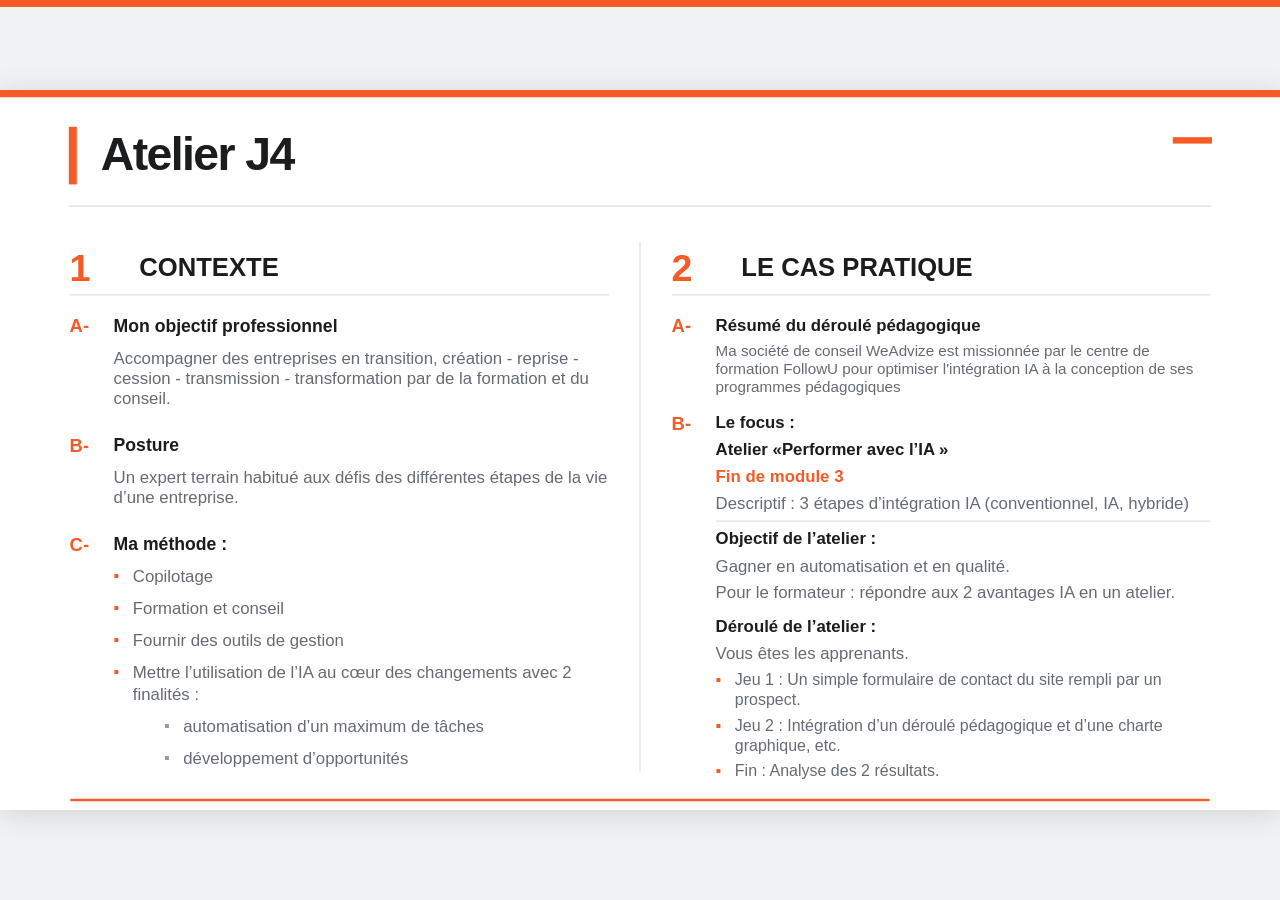
<file: weadvize-j4/assets/sommaire-atelier-j4-corrige.html>
<!doctype html>
<html lang="fr">
<head><meta charset="utf-8"><meta name="viewport" content="width=device-width,initial-scale=1">
<title>Sommaire atelier J4 — version corrigée WeAdvize</title>
<style>
:root{--orange:#f45b26;--ink:#191b1e;--grey:#67707b;--line:#e2e5e8;--bg:#ffffff;--surface:#fafafa;font-family:Arial,"Segoe UI",Helvetica,sans-serif;color:var(--ink);background:#fff}
*{box-sizing:border-box}html{scroll-behavior:auto}body{margin:0;min-height:100dvh;background:#fff}body:not(.presenting){border-top:7px solid var(--orange)}button{font:inherit;cursor:pointer}button:focus-visible{outline:3px solid var(--orange);outline-offset:4px}button:hover{transition:.14s ease-out}button,a{touch-action:manipulation}.frame{width:min(1430px,calc(100% - 88px));margin:auto}.mast{display:flex;align-items:center;justify-content:space-between;padding:32px 0 24px;gap:20px;border-bottom:1px solid var(--line)}.brand{font-size:27px;font-weight:900;letter-spacing:-1.2px;color:var(--ink);border:0;background:none;padding:0}.brand em{font-style:normal;color:var(--orange)}.mast-right{display:flex;gap:18px;align-items:center}.eyebrow{font-size:13px;font-weight:800;letter-spacing:2px;text-transform:uppercase;color:var(--orange)}.badge-slim{font-size:11px;border:1px solid var(--line);color:var(--grey);padding:9px 12px;text-transform:uppercase;letter-spacing:1px}.back-small{border:1px solid #cbd0d3;color:#222;background:#fff;border-radius:4px;padding:10px 17px;font-weight:700}.back-small:hover{border-color:var(--orange);color:var(--orange)}.screen{display:none;animation:fade .2s ease}.screen.active{display:block}@keyframes fade{from{opacity:.3}to{opacity:1}}.intro{padding:90px 0 28px}.intro h1,.section-heading h1{font-size:clamp(48px,6vw,92px);line-height:1.05;letter-spacing:-.06em;max-width:1020px;margin:21px 0}.intro h1 span{color:var(--orange)}.intro p,.section-heading p{font-size:clamp(18px,1.7vw,23px);line-height:1.5;color:var(--grey);max-width:850px}.folder-main{display:flex;align-items:center;gap:28px;width:100%;padding:36px 40px;background:#fafafa;border:1px solid #d7dadf;border-left:8px solid var(--orange);text-align:left;margin-top:35px}.folder-main:hover{background:#fff5f0;border-color:var(--orange)}.folder-main strong{font-size:clamp(36px,4vw,55px);display:block;letter-spacing:-1.6px}.folder-main small{font-size:17px;color:var(--grey)}.folder-main svg{width:76px;height:66px;flex:none}.goto{margin-left:auto;color:var(--orange);font-size:33px}.section-heading{padding-top:65px}.section-heading h1{font-size:clamp(42px,5vw,68px)}.section-heading p{margin:0}.section-top{display:flex;justify-content:space-between;align-items:end;gap:30px}.section-count{color:var(--grey);font-size:14px;border:1px solid var(--line);padding:11px 14px;white-space:nowrap}.cards{display:grid;grid-template-columns:repeat(2,1fr);gap:25px;margin-top:46px}.cards.atelier{grid-template-columns:repeat(3,minmax(0,1fr));align-items:stretch;gap:22px}.cards.atelier .card:not(.analysis-wide){min-height:244px}.cards.atelier .analysis-wide{grid-column:1/-1;min-height:164px}.card{width:100%;min-height:204px;text-align:left;border:1px solid #e0e3e7;background:#fff;padding:29px 30px;display:flex;flex-direction:column;align-items:stretch;justify-content:space-between;gap:28px;box-shadow:0 9px 25px #20293206}.card:hover{border-color:var(--orange);box-shadow:0 12px 32px #f45b2612;transform:translateY(-2px)}.cardtop{display:flex;align-items:center;justify-content:space-between;gap:12px}.n{color:var(--orange);font-size:19px;font-weight:800;letter-spacing:1px}.state{border:1px solid #d7dbe0;color:#818995;font-size:11px;font-weight:750;letter-spacing:1px;text-transform:uppercase;padding:7px 9px}.state.ready{color:#b54618;border-color:#ffbd9f;background:#fff6f1}.card h2{font-size:clamp(21px,2.2vw,29px);letter-spacing:-.7px;line-height:1.13;margin:0 0 9px}.card p{font-size:15px;color:var(--grey);line-height:1.45;margin:0}.cardbottom{display:flex;align-items:end;gap:10px}.cardbottom .goto{font-size:24px}.footer{border-top:1px solid var(--line);color:#8e949c;display:flex;justify-content:space-between;padding:23px 0;margin-top:80px;font-size:12px;letter-spacing:.8px}.placeholder-card{padding:60px 20px;text-align:center;border:1px dashed #c2cbd2;max-width:820px;margin:42px auto 0}.placeholder-card h2{font-size:36px;margin:15px}.placeholder-card p{color:var(--grey);font-size:18px;line-height:1.5}.placeholder-card .eyebrow{letter-spacing:1px}
#reader{display:none;position:fixed;inset:0;background:#e9eaec;z-index:40}body.presenting{overflow:hidden}body.presenting #site{display:none}body.presenting #reader{display:block}.viewer-toolbar{position:absolute;inset:0 0 auto 0;height:58px;background:#fff;display:flex;align-items:center;justify-content:flex-end;padding:8px 20px;box-shadow:0 1px 4px #00000015;z-index:2}.return-btn{border:1px solid #d0d3d8;background:#fff;color:#1d1e20;padding:9px 23px;font-size:16px;font-weight:800;letter-spacing:.15px}.return-btn:hover{border-color:var(--orange);color:var(--orange)}.viewer-area{position:absolute;top:58px;bottom:0;left:0;right:0;overflow:hidden;display:flex;align-items:center;justify-content:center}.stage{position:absolute;width:1600px;height:900px;top:50%;left:50%;transform-origin:center center;overflow:hidden;box-shadow:0 6px 35px #1c1e2133;background:#fff}.slide{width:1600px;height:900px;position:absolute;top:0;left:0;overflow:hidden;background:#fff;color:#1b1c1e}.slide-topline{position:absolute;top:0;left:0;right:0;height:9px;background:var(--orange)}.slide-leftmark{position:absolute;left:86px;top:46px;width:10px;height:72px;background:var(--orange)}.slide-topdash{position:absolute;right:85px;top:59px;width:49px;height:8px;background:var(--orange)}.slide-title{position:absolute;left:126px;top:44px;margin:0;font-size:58px;letter-spacing:-2px;font-weight:800;line-height:1.25}.slide-headerline{position:absolute;left:86px;right:86px;top:144px;height:2px;background:#e2e5e8}.slide-bottomline{position:absolute;left:88px;right:88px;bottom:11px;height:3px;background:var(--orange)}.slide-columns{position:absolute;left:87px;right:87px;top:191px;bottom:53px;display:grid;grid-template-columns:1fr 1fr;column-gap:79px}.slide-columns:before{content:"";position:absolute;left:calc(50% - 1px);top:0;bottom:0;width:2px;background:#e5e8ea}.slide-col{min-width:0;position:relative}.col-head{display:flex;gap:61px;align-items:center;border-bottom:2px solid #e4e7ea;height:66px;margin-bottom:25px}.col-num{font-size:50px;color:var(--orange);font-weight:800;line-height:1}.col-label{font-size:29px;font-weight:800;text-transform:uppercase}.col-subtitle{font-size:31px;font-weight:800;line-height:1.13;min-height:56px;display:flex;align-items:center;margin:0 0 23px;padding-bottom:21px;border-bottom:2px solid #e4e7ea}.training-items{display:flex;flex-direction:column;gap:22px}.training-item{font-size:21px;line-height:1.25}.training-item h4{font-size:22px;margin:0 0 14px;line-height:1.14;font-weight:800}.training-item h4:before{content:"•";color:var(--orange);padding-right:8px}.training-item p{color:var(--grey);font-size:21px;line-height:1.22;margin:0 0 14px 35px}.training-item p:last-child{margin-bottom:0}.training-item ul{padding:0 0 0 52px;margin:6px 0}.training-item li{padding-left:0;margin:6px 0;color:var(--grey);line-height:1.2;font-size:20px}.training-item li::marker{color:var(--orange)}.training-items.compact{gap:18px}.training-items.compact .training-item h4{margin-bottom:10px}.training-items.compact .training-item p{margin-bottom:10px}
.sommaire .slide-columns{top:190px;bottom:48px}.sommaire .col-head{height:67px;margin-bottom:25px}.sommaire .col-label{font-size:32px}.sommaire .col-num{font-size:47px}.somm-block{display:grid;grid-template-columns:42px 1fr;gap:13px;margin-bottom:22px}.somm-code{color:var(--orange);font-size:23px;font-weight:800}.somm-body h4{font-size:22px;margin:0 0 14px;font-weight:800;line-height:1.16}.somm-body p{font-size:21px;color:#656b74;line-height:1.22;margin:0 0 11px}.somm-body ul{list-style:none;margin:0;padding-left:0}.somm-body li{color:#656b74;font-size:21px;line-height:1.25;padding-left:24px;position:relative;margin:0 0 14px}.somm-body li:before{content:"▪";color:var(--orange);position:absolute;left:0;font-size:20px}.somm-body li.sub{margin-left:63px}.somm-body li.sub:before{color:#919ca4}.somm-body .orange{color:var(--orange);font-weight:800}.somm-body .separate{border-top:2px solid #e5e7ea;padding-top:13px;margin-top:10px}.somm-body .small{font-size:20px}
.stage.papers .slide{padding:0}.paper{height:900px;width:1600px;max-width:none;border:0;background:#fff;color:#1b1d1f;padding:48px 68px 38px;overflow:hidden}.paper-top{display:flex;align-items:flex-start;justify-content:space-between;gap:30px;border-bottom:2px solid #e3e6e9;margin-bottom:25px;padding-bottom:24px}.paper-kicker{color:var(--orange);font-size:16px;font-weight:850;letter-spacing:1.8px}.paper-title{font-size:43px;line-height:1.06;letter-spacing:-1px;margin:13px 0 11px;color:#1a1c1e}.paper-intro{font-size:17px;max-width:1180px;line-height:1.38;color:var(--grey);margin:0}.paper-meta{color:var(--orange);font-size:15px;font-weight:850;border:1px solid #f5b399;white-space:nowrap;padding:9px 14px}.paper-grid{display:grid;grid-template-columns:1fr 1fr;gap:17px 24px}.paper-panel{border-top:2px solid #e5e7eb;padding:13px 10px 5px;min-width:0}.paper-panel.accent{background:#fff7f2;border-top:3px solid var(--orange);padding:13px 17px}.paper-panel.full{grid-column:span 2}.paper-panel h3{font-size:15px;font-weight:850;letter-spacing:1.2px;text-transform:uppercase;color:#212427;margin:0 0 10px}.paper-panel p,.paper-panel li{font-size:15px;color:#59626d;line-height:1.34;margin:0 0 5px}.paper-panel ul{padding-left:20px;margin:0}.paper-panel li::marker{color:var(--orange)}.paper-3col{display:grid;grid-template-columns:repeat(3,1fr);gap:17px}.axis{border-left:3px solid var(--orange);padding:6px 10px}.axis .number{font-size:25px;font-weight:800;color:var(--orange)}.axis b{display:block;font-size:16px;margin:7px 0;color:#26282a}.axis em{font-size:14px;font-style:normal;color:var(--grey);line-height:1.26;display:block}.modules{display:grid;grid-template-columns:repeat(2,1fr);gap:11px 19px}.module{border-left:3px solid var(--orange);padding:5px 9px}.module-head{display:flex;justify-content:space-between;color:var(--orange);font-size:13px;font-weight:800}.module h4{font-size:18px;margin:7px 0;color:#1d2022}.module ul{margin:0;padding-left:17px}.module li{font-size:14px;color:var(--grey);line-height:1.24;margin-bottom:5px}.paper-bottom{display:flex;justify-content:space-between;border-top:1px solid #e1e4e6;margin-top:17px;padding-top:8px;color:#89939c;font-size:12px}.pdf-render{height:900px;overflow:hidden;background:#fff}.missing-slide{display:flex;flex-direction:column;justify-content:center;align-items:center;text-align:center;padding:100px}.missing-slide h2{font-size:65px;letter-spacing:-1.5px}.missing-slide p{font-size:29px;color:var(--grey)}.missing-slide .eyebrow{font-size:20px}
@media(max-width:850px){.frame{width:calc(100% - 38px)}.mast{padding:22px 0}.brand{font-size:24px}.mast-right .badge-slim{display:none}.intro{padding:47px 0 12px}.intro h1{font-size:47px}.intro p{font-size:18px}.folder-main{padding:23px 15px;gap:12px}.folder-main svg{width:48px;height:48px}.folder-main strong{font-size:34px}.folder-main small{font-size:13px}.section-heading{padding-top:34px}.section-heading h1{font-size:44px}.section-top{display:block}.section-count{display:inline-block;margin-top:20px}.cards,.cards.atelier{grid-template-columns:1fr;gap:13px;margin-top:27px}.cards.atelier .wide{grid-column:span 1}.card{min-height:155px;padding:20px}.card h2{font-size:23px}.footer{margin-top:45px;display:block}.footer span{display:block;margin-bottom:8px}.viewer-toolbar{height:48px;padding:5px 12px}.return-btn{font-size:14px;padding:6px 13px}.viewer-area{top:48px}}

/* BRIEF / 01 — le nouveau contexte WeAdvize–FollowU doit rester lisible sur l'unique slide. */
.sommaire .slide-col:last-child .somm-block{margin-bottom:13px}
.sommaire .slide-col:last-child .somm-body h4{margin-bottom:9px;font-size:21px}
.sommaire .slide-col:last-child .somm-body p{margin-bottom:8px}
.sommaire .slide-col:last-child .somm-body .somm-client-context{font-size:19px;line-height:1.18;max-width:100%}
.sommaire .slide-col:last-child .somm-body .separate{padding-top:9px;margin-top:7px}
.sommaire .slide-col:last-child .somm-body .separate h4[style]{margin-top:17px!important}
.sommaire .slide-col:last-child .somm-body li{margin-bottom:7px}
@media(max-width:850px){.cards.atelier .analysis-wide{grid-column:span 1}.cards.atelier .card:not(.analysis-wide){min-height:175px}.cards.atelier .analysis-wide{min-height:170px}}

html,body{width:100%;height:100%;overflow:hidden;background:#f1f2f4}
.presentation{position:fixed;inset:0;display:flex;justify-content:center;align-items:center;overflow:hidden}
#single-slide{position:absolute;left:50%;top:50%;width:1600px;height:900px;transform-origin:center center;box-shadow:0 5px 35px #15171922}
</style></head>
<body><main class="presentation"><div id="single-slide"><div class="slide sommaire">
<div class="slide-topline"></div><div class="slide-leftmark"></div><div class="slide-topdash"></div><h1 class="slide-title">Atelier J4</h1><div class="slide-headerline"></div><div class="slide-bottomline"></div>
<div class="slide-columns">
<div class="slide-col"><div class="col-head"><span class="col-num">1</span><span class="col-label">CONTEXTE</span></div>
<div class="somm-block"><div class="somm-code">A-</div><div class="somm-body"><h4>Mon objectif professionnel</h4><p>Accompagner des entreprises en transition, création - reprise - cession - transmission - transformation par de la formation et du conseil.</p></div></div>
<div class="somm-block"><div class="somm-code">B-</div><div class="somm-body"><h4>Posture</h4><p>Un expert terrain habitué aux défis des différentes étapes de la vie d’une entreprise.</p></div></div>
<div class="somm-block"><div class="somm-code">C-</div><div class="somm-body"><h4>Ma méthode :</h4><ul><li>Copilotage</li><li>Formation et conseil</li><li>Fournir des outils de gestion</li><li>Mettre l’utilisation de l’IA au cœur des changements avec 2 finalités :</li><li class="sub">automatisation d’un maximum de tâches</li><li class="sub">développement d’opportunités</li></ul></div></div>
</div>
<div class="slide-col"><div class="col-head"><span class="col-num">2</span><span class="col-label">LE CAS PRATIQUE</span></div>
<div class="somm-block"><div class="somm-code">A-</div><div class="somm-body"><h4>Résumé du déroulé pédagogique</h4><p class="somm-client-context">Ma société de conseil WeAdvize est missionnée par le centre de formation FollowU pour optimiser l'intégration IA à la conception de ses programmes pédagogiques</p></div></div>
<div class="somm-block"><div class="somm-code">B-</div><div class="somm-body"><h4>Le focus :</h4><h4>Atelier «Performer avec l’IA »</h4><p class="orange">Fin de module 3</p><p>Descriptif : 3 étapes d’intégration IA (conventionnel, IA, hybride)</p><div class="separate"><h4>Objectif de l’atelier :</h4><p>Gagner en automatisation et en qualité.</p><p>Pour le formateur : répondre aux 2 avantages IA en un atelier.</p><h4 style="margin-top:26px">Déroulé de l’atelier :</h4><p>Vous êtes les apprenants.</p><ul><li class="small">Jeu 1 : Un simple formulaire de contact du site rempli par un prospect.</li><li class="small">Jeu 2 : Intégration d’un déroulé pédagogique et d’une charte graphique, etc.</li><li class="small">Fin : Analyse des 2 résultats.</li></ul></div></div></div>
</div></div></div></div></main>
<script>
(function(){
const s=document.getElementById('single-slide');
function fit(){s.style.transform='translate(-50%,-50%) scale('+Math.max(.1,Math.min(innerWidth/1600,innerHeight/900))+')'}
addEventListener('resize',fit);fit();
})();
</script></body></html>
</file>
<file: styles.css>
/* WORKSPACE // HUD EDITION — visual layer only, existing data and navigation preserved */
:root{font-family:Rajdhani, "Segoe UI",system-ui,sans-serif;color:#d8f8ff;background:#030b14;color-scheme:dark}
*{box-sizing:border-box}
body{margin:0;background:radial-gradient(ellipse at 72% 16%,#0a2d41 0%,transparent 45%),radial-gradient(ellipse at 24% 90%,#071d33 0%,transparent 48%),#030b14;min-height:100vh}
body:before{content:"";position:fixed;inset:0;pointer-events:none;background-image:linear-gradient(#35dfff09 1px,transparent 1px),linear-gradient(90deg,#35dfff09 1px,transparent 1px);background-size:34px 34px;mask-image:linear-gradient(to bottom,#000 10%,transparent 100%);z-index:0}
button,input,textarea,select{font:inherit}button{cursor:pointer}
button:focus-visible,input:focus-visible,textarea:focus-visible,[role=button]:focus-visible{outline:2px solid #2ce7ff;outline-offset:3px}
.shell{min-height:100vh;display:grid;grid-template-columns:255px minmax(0,1fr);position:relative;z-index:1}
aside{background:linear-gradient(180deg,#061724ed,#030c17f5);border-right:1px solid #1f8daa66;box-shadow:8px 0 35px #0006;padding:26px 15px;display:flex;flex-direction:column;gap:34px;backdrop-filter:blur(18px)}
.brand{display:flex;align-items:center;gap:13px;padding:8px 7px}
.mark{height:48px;width:48px;display:grid;place-items:center;clip-path:polygon(50% 0,93% 25%,93% 75%,50% 100%,7% 75%,7% 25%);background:#0b2c3e;border:1px solid #25d9ff;color:#61eeff;font-size:29px;font-weight:900;text-shadow:0 0 15px #26cfff}
.brand b{font-size:19px;letter-spacing:2.5px;color:#e6fbff}.brand small{display:block;color:#6db2c4;font-size:10px;letter-spacing:1.3px;margin-top:5px}
.nav{display:grid;gap:11px}.nav button{background:#061e2b77;border:1px solid #17546c77;color:#95cbd8;text-align:left;padding:14px 16px;clip-path:polygon(0 0,calc(100% - 9px) 0,100% 9px,100% 100%,0 100%);letter-spacing:1.1px;text-transform:uppercase;font-size:13px;font-weight:700;transition:.2s}
.nav button:hover,.nav button.active{color:#c9faff;background:#0b3548;border-color:#27d7f4;box-shadow:inset 3px 0 #34e5ff,0 0 22px #10d8ff18}
.aside-foot{margin-top:auto;font-size:11px;letter-spacing:1px;line-height:1.8;color:#4f8b9e;padding:12px;border-top:1px solid #1a5364}
main{padding:32px 38px;min-width:0;max-width:1550px;width:100%;margin:auto}
.top{display:flex;align-items:center;justify-content:space-between;gap:16px;margin-bottom:28px;padding-bottom:20px;border-bottom:1px solid #1c5a72}
.eyebrow{color:#4ce8ff;font-weight:800;letter-spacing:3px;font-size:11px;text-transform:uppercase}
.top h1{font-family:Rajdhani,"Segoe UI",sans-serif;font-size:clamp(27px,3vw,42px);font-weight:700;letter-spacing:1.5px;margin:7px 0;color:#e9fdff;text-transform:uppercase;text-shadow:0 0 30px #25cfff28}
.muted{color:#82b1c0}.small{font-size:13px}
.pill{font-size:11px;letter-spacing:1px;background:#0a302f;color:#60efd3;border:1px solid #238e82;border-radius:2px;padding:9px 12px;white-space:nowrap}
.grid{display:grid;grid-template-columns:repeat(3,minmax(0,1fr));gap:16px}.grid.two{grid-template-columns:repeat(2,minmax(0,1fr))}
.card{background:linear-gradient(145deg,#0b2433dc,#07131fef);border:1px solid #1c637b;border-radius:4px;padding:23px;box-shadow:inset 0 1px #62e5ff15,0 8px 28px #0005;position:relative;overflow:hidden}
.card:before{content:"";position:absolute;top:0;left:0;width:30px;height:2px;background:#39e7ff;box-shadow:0 0 12px #38e7ff}
.card:after{content:"";position:absolute;bottom:0;right:0;width:12px;height:12px;border-right:2px solid #3fe8ff;border-bottom:2px solid #3fe8ff;opacity:.75}
.click{cursor:pointer;transition:transform .2s,border-color .2s,box-shadow .2s}
.click:hover{transform:translateY(-4px);border-color:#42e7ff;box-shadow:0 0 28px #08dfff2c,inset 0 0 25px #09a4cc0b}
.icon{font-size:28px;background:radial-gradient(circle,#0d4459,#071d2c);border:1px solid #2489a4;width:59px;height:59px;border-radius:50%;display:grid;place-items:center;margin-bottom:19px;box-shadow:0 0 0 5px #0d496022,0 0 23px #09dfff1c}
.card h3{margin:6px 0 8px;font-size:20px;letter-spacing:.5px;color:#dcfaff}.card p{line-height:1.5;font-size:14px;color:#8ebdcb}
.arrow{color:#44e5ff;font-weight:800;margin-top:16px;letter-spacing:1px}
.section{margin:30px 0 16px;display:flex;justify-content:space-between;align-items:center;gap:10px}.section h2{font-size:20px;text-transform:uppercase;letter-spacing:1.5px;color:#d3faff;margin:0}
.btn{border:1px solid #2996b1;background:#0b394c;color:#b9f8ff;padding:11px 16px;border-radius:3px;font-weight:700;letter-spacing:.6px}.btn:hover{background:#12526a}.btn.alt{background:#0c2532;color:#b1d7e0}.btn.gold{background:#855f23;color:#fff0cb}.btn.danger{background:#3d1722;color:#ffb2b8;border-color:#743345}
.toolbar{display:flex;gap:9px;flex-wrap:wrap;align-items:center}.row{display:flex;gap:12px;align-items:center;justify-content:space-between}
.stat{font-size:39px;font-weight:800;color:#61eaff;text-shadow:0 0 20px #1cceff50;margin:8px 0}
.tag,.chip{display:inline-block;border:1px solid #215e73;border-radius:2px;padding:5px 8px;background:#102d3b;font-size:11px;color:#8bd9e8}
.notice{padding:14px 17px;background:#342a132b;border:1px solid #886b33;border-left:3px solid #e4b75e;border-radius:3px;color:#e5cb8e;font-size:13px;line-height:1.6;margin-bottom:24px}
.list{display:grid;gap:9px}.item{border:1px solid #21566b;border-radius:3px;background:#0b2230;padding:14px;display:flex;align-items:center;justify-content:space-between;gap:14px}.item .name{font-weight:700}.item small{display:block;color:#84b6c5;margin-top:4px}
.crumb{background:none;border:0;padding:0;color:#44e6ff;font-weight:700;margin-bottom:18px;letter-spacing:.7px}
.field{display:grid;gap:6px;margin:12px 0}.field label{font-size:12px;font-weight:700;color:#9bc9d6}.field input,.field select,.field textarea{width:100%;border:1px solid #32778e;border-radius:3px;padding:11px;background:#071b29;color:#e4faff}.field textarea{min-height:100px;resize:vertical}
.empty{padding:24px;border:1px dashed #29657a;border-radius:3px;text-align:center;color:#83b5c5;font-size:13px}.taskdone{text-decoration:line-through;color:#6d9baa}.stack{display:grid;gap:14px}.footer{margin-top:42px;color:#477f91;font-size:11px;letter-spacing:1px;border-top:1px solid #17485b;padding-top:20px}.hide{display:none}.metric{font-size:12px;color:#89c4d4;text-transform:uppercase;letter-spacing:1px}
input[type=checkbox]{accent-color:#26e1f7}
@media(max-width:950px){.grid{grid-template-columns:repeat(2,minmax(0,1fr))}main{padding:24px}}
@media(max-width:680px){.shell{display:block}aside{padding:12px;gap:12px;border-right:0;border-bottom:1px solid #1e7085}.brand{padding:2px 4px}.brand small{display:none}.nav{display:flex;overflow-x:auto;gap:6px}.nav button{white-space:nowrap;padding:11px;font-size:11px}.aside-foot{display:none}main{padding:20px 15px}.top h1{font-size:28px}.grid,.grid.two{grid-template-columns:1fr}.card{padding:19px}.top{align-items:flex-start}.pill{font-size:9px}.row{align-items:flex-start}.item{flex-wrap:wrap}}
@media(prefers-reduced-motion:reduce){*,*:before,*:after{animation:none!important;transition:none!important}}

/* HUD V3 motion + compact labels */
.card.click{transform-origin:center;transition:transform .22s cubic-bezier(.2,.8,.2,1),box-shadow .22s,border-color .22s;will-change:transform}
.card.click:hover,.card.click:focus-visible{transform:scale(1.055);z-index:3;box-shadow:0 0 34px #16dfff48,inset 0 0 20px #13d7ff18}
.nav button{transition:transform .2s,background .2s,box-shadow .2s;transform-origin:left center}
.nav button:hover{transform:scale(1.07)}
.card.click p,.card.click .arrow{display:none}
.card.click h3{font-size:21px;text-transform:uppercase;letter-spacing:1.1px}
.voicebar{padding:13px 17px;margin-bottom:24px;border:1px solid #1b7894;background:linear-gradient(90deg,#092739,#061521);box-shadow:0 0 25px #00bbff13;display:grid;gap:9px}
.voice-id{font-size:11px;letter-spacing:2px;color:#60e9ff;font-weight:800}
.voice-controls{display:flex;gap:8px;align-items:center}.voice-controls input{flex:1;min-width:0;background:#061a28;color:#e4faff;border:1px solid #287c93;border-radius:3px;padding:11px}
.voice-status{font-size:12px;color:#88b9c8;min-height:16px}
@media(max-width:680px){.card.click:hover{transform:scale(1.025)}.voice-controls{flex-wrap:wrap}.voice-controls input{flex-basis:100%;order:-1}}
@media(prefers-reduced-motion:reduce){.card.click:hover,.nav button:hover{transform:none}}

.voicebar{border-color:#2ab7d1}.voice-button{box-shadow:0 0 14px #24dfff2a}.tag{margin-top:8px}
.motion-launch{padding:80px 20px;text-align:center;border:1px solid #28778a;background:radial-gradient(circle,#0b364a,#071420 70%)}
.motion-launch{text-align:center;padding:70px 20px;border:1px solid #267e98;background:radial-gradient(circle,#0c3449,#06121f)}.motion-launch h2{color:#80edff;letter-spacing:3px;margin-bottom:30px}

/* V17 — compléments consolidés, sans altérer la direction graphique V16 */
.card p{line-height:1.55}.card a{color:inherit;text-decoration:none}.card.click[href]{display:block;text-decoration:none;color:inherit}.card .toolbar{margin-top:12px}.top .muted{margin:6px 0 0}.team-label{display:grid;gap:10px;color:#b6dbe7}.team-count{min-width:0;max-width:150px;padding:9px 12px;background:#061724;border:1px solid #38798c;border-radius:5px;color:#e8fbff}.team-result{margin-top:13px;color:#6ee9ff;font-weight:700}.daily-stats{display:grid;grid-template-columns:repeat(4,minmax(0,1fr));gap:14px;margin:22px 0}.daily-stat{border:1px solid #1b718b80;background:#071c2bbd;border-radius:10px;padding:20px;display:flex;flex-direction:column;gap:7px}.daily-stat strong{font-size:35px;color:#65e5ff}.daily-stat span{font-size:13px;color:#a1c6d2}@media(max-width:870px){.daily-stats{grid-template-columns:1fr 1fr}}@media(max-width:450px){.daily-stats{grid-template-columns:1fr}}
</file>
